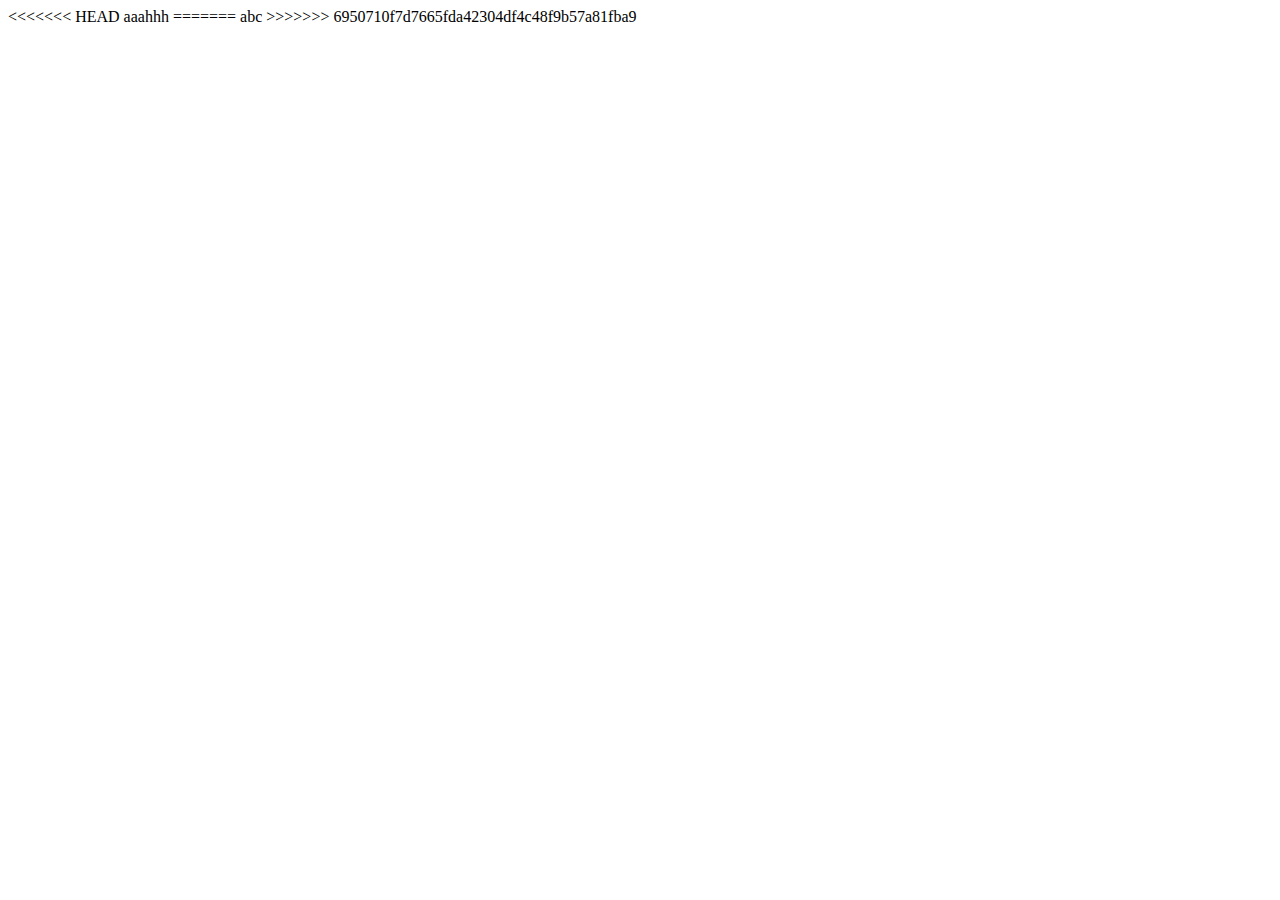
<file: htdocs/index.html>
<!DOCTYPE html>
<html lang="ja">

<head>
  <meta charset='utf-8' />
  <title>（実験・演習用）</title>
</head>

<body>
<<<<<<< HEAD
aaahhh
=======
abc
>>>>>>> 6950710f7d7665fda42304df4c48f9b57a81fba9
</body>

</html>
</file>
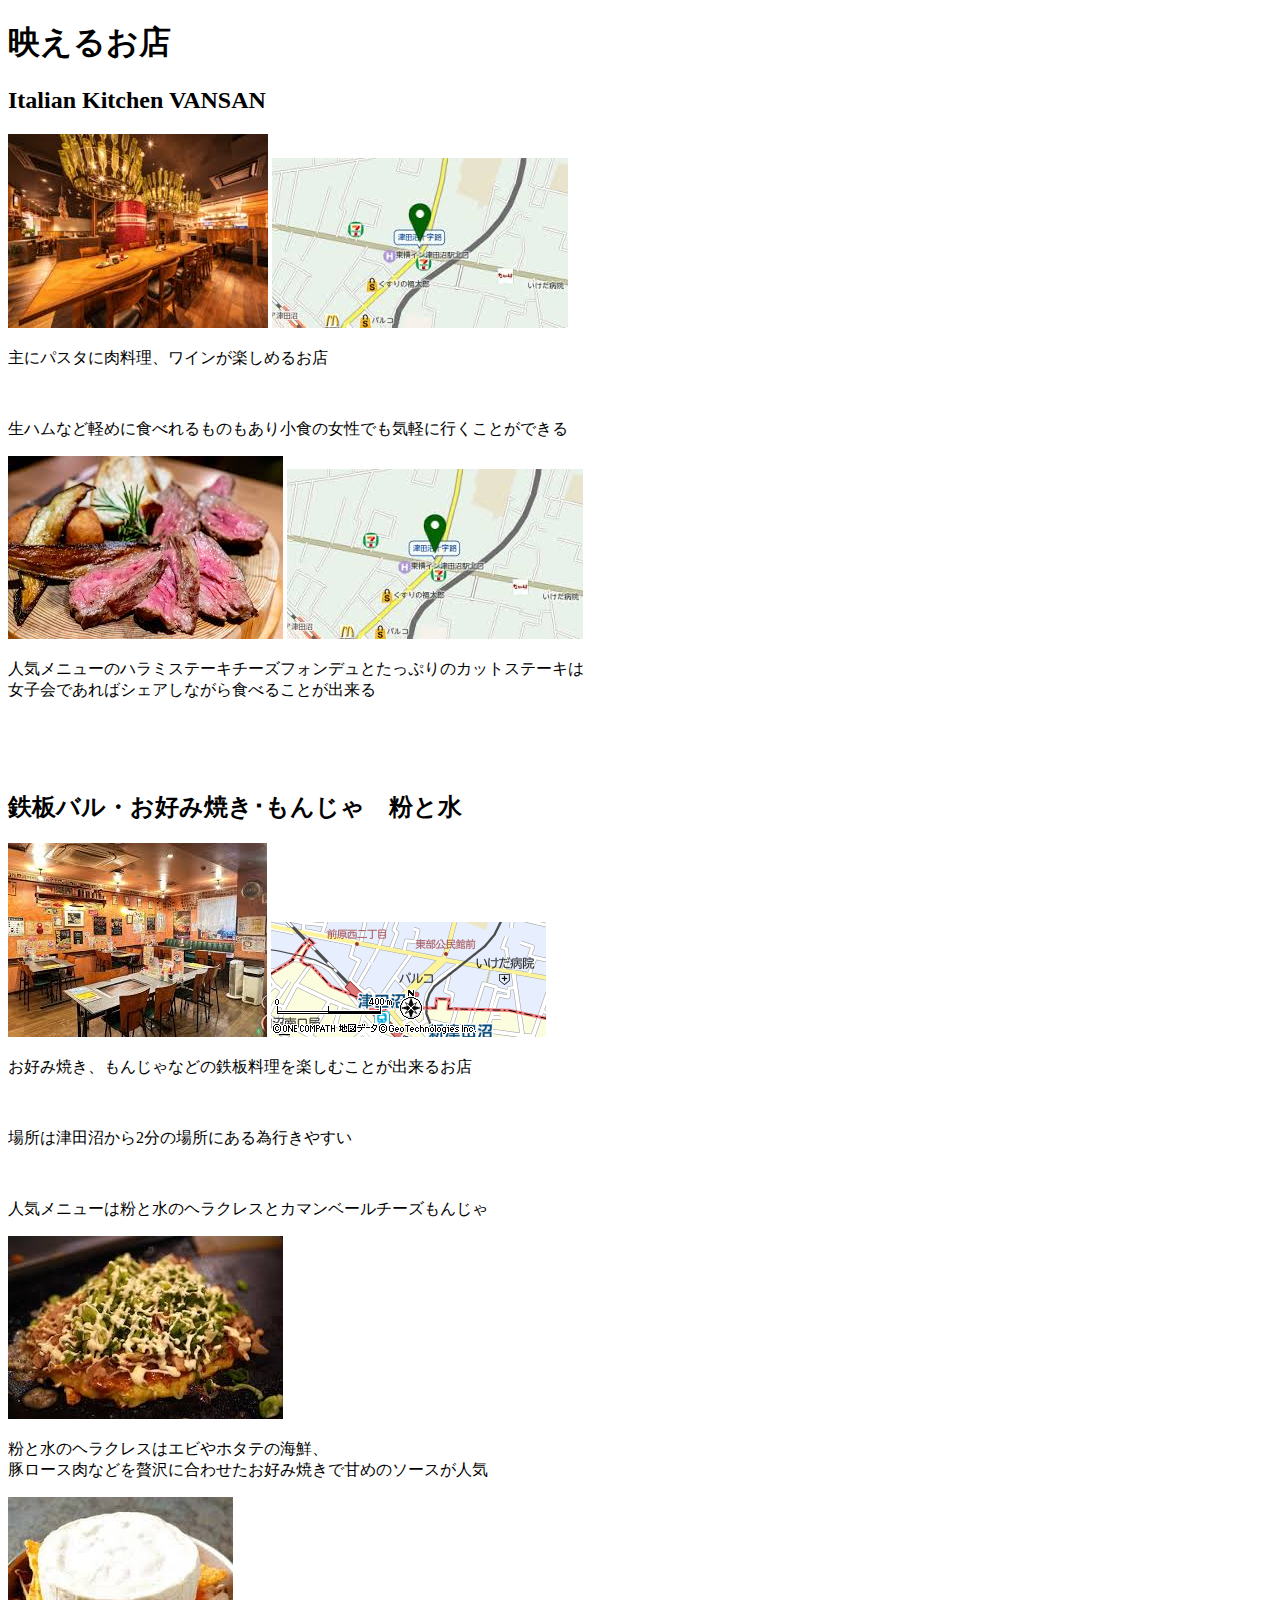
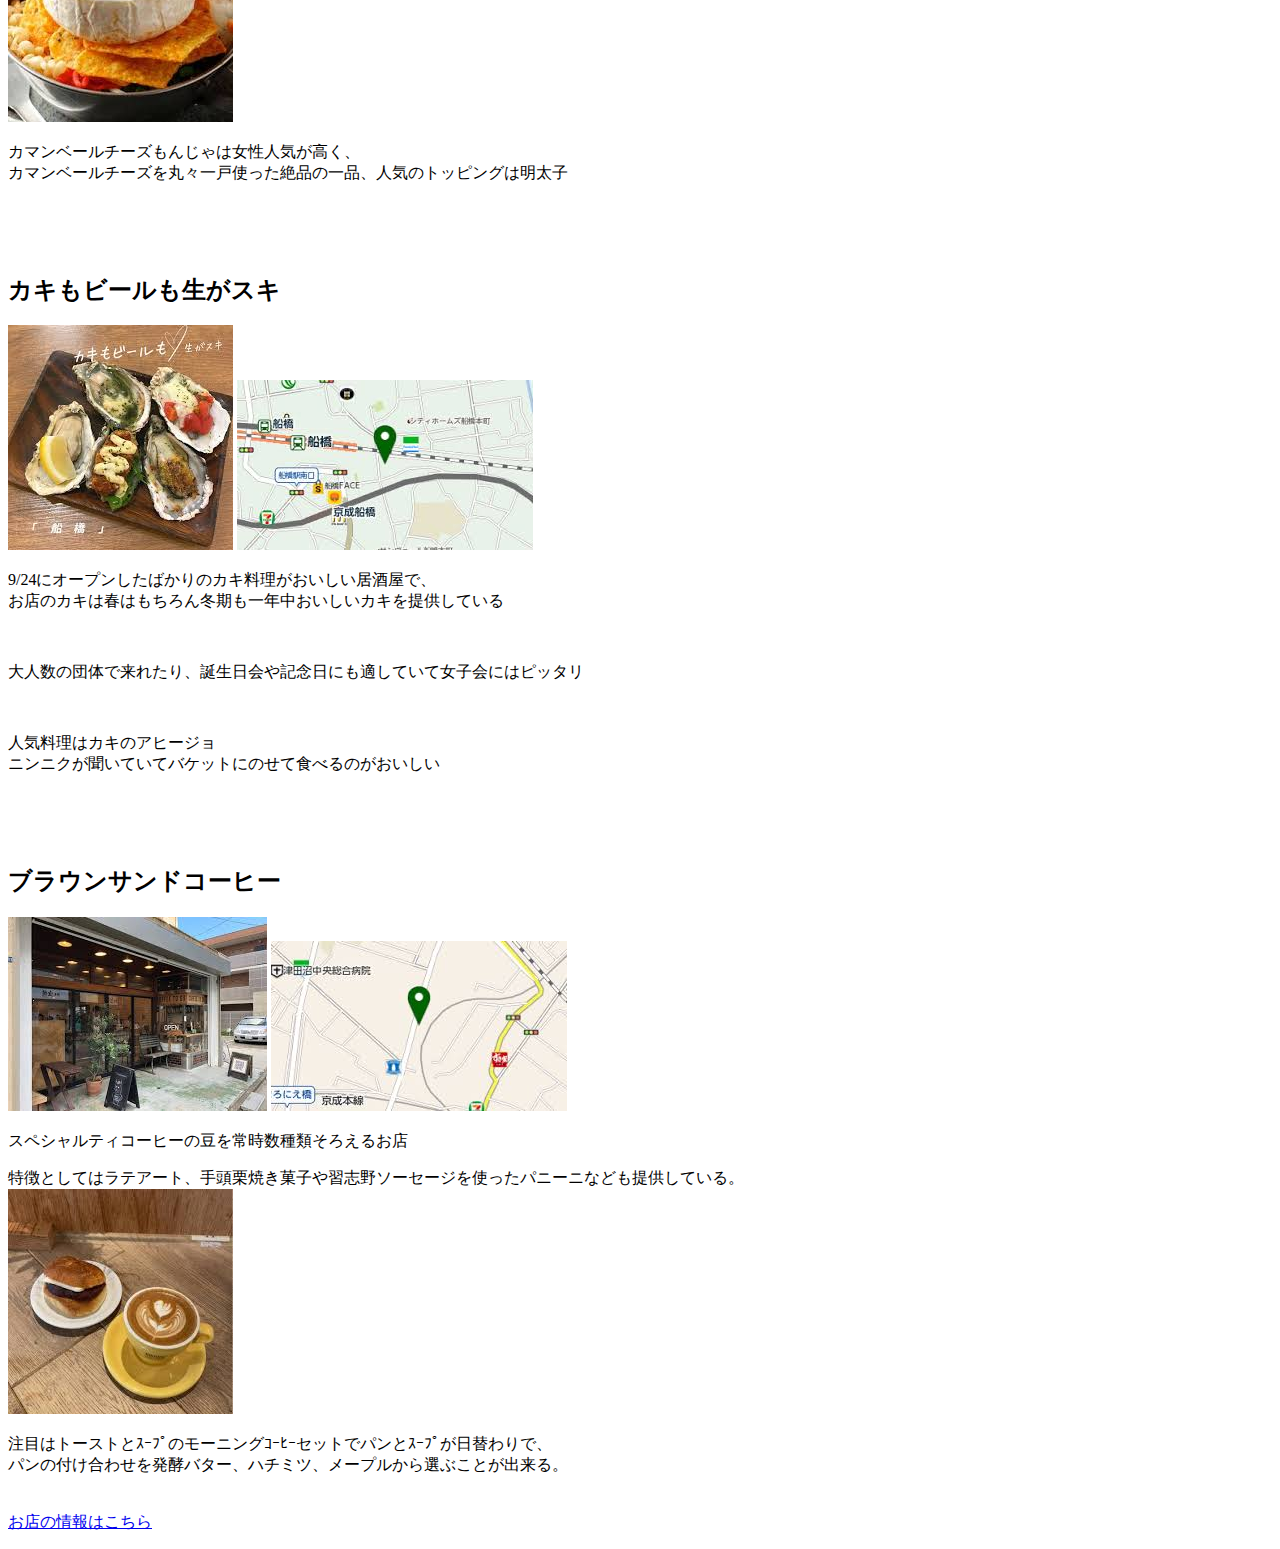
<file: htdocs/2342135.html>
<!DOCTYPE html>
<html lang="en">
<head>
    <meta charset="UTF-8">
    <meta name="viewport" content="width=device-width, initial-scale=1.0">
    <title>映えるお店</title>
</head>
<body>
   <h1>映えるお店</h1> 
   <h2>Italian Kitchen VANSAN</h2>
   <img src="vansan1.jpg"/>
   <img src="vansan地図.jpg"/>
   <p>主にパスタに肉料理、ワインが楽しめるお店</p>
   <br>
   <p>生ハムなど軽めに食べれるものもあり小食の女性でも気軽に行くことができる</p>
   <img src="vansan2.jpg"/>
   <img src="vansan地図.jpg"/>
   <p>人気メニューのハラミステーキチーズフォンデュとたっぷりのカットステーキは<br>女子会であればシェアしながら食べることが出来る</p>
   <br><br><br>
   <h2>鉄板バル・お好み焼き･もんじゃ　粉と水</h2>
   <img src="鉄板バル１.jpg"/>
   <img src="もんじゃ地図.png"/>
   <p>お好み焼き、もんじゃなどの鉄板料理を楽しむことが出来るお店</p>
   <br>
   <p>場所は津田沼から2分の場所にある為行きやすい</p>
   <br>
   <p>人気メニューは粉と水のヘラクレスとカマンベールチーズもんじゃ</p>
   <img src="もんじゃ３.jpg"/>
   <p>粉と水のヘラクレスはエビやホタテの海鮮、<br>豚ロース肉などを贅沢に合わせたお好み焼きで甘めのソースが人気</p>
   <img src="鉄板バル２.jpg"/>
   <p>カマンベールチーズもんじゃは女性人気が高く、<br>カマンベールチーズを丸々一戸使った絶品の一品、人気のトッピングは明太子</p>
   <br><br><br>
   <h2>カキもビールも生がスキ</h2>
   <img src="カキとビール１.jpg"/>
   <img src="カキ地図.jpg"/>
   <p>9/24にオープンしたばかりのカキ料理がおいしい居酒屋で、<br>お店のカキは春はもちろん冬期も一年中おいしいカキを提供している</p>
   <br>
   <p>大人数の団体で来れたり、誕生日会や記念日にも適していて女子会にはピッタリ</p>
   <br>
   <p>人気料理はカキのアヒージョ<br>
    ニンニクが聞いていてバケットにのせて食べるのがおいしい</p>
    <br><br><br>
    <h2>ブラウンサンドコーヒー</h2>
    <img src="ブラウンサンド２.jpg"/>
    <img src="ブラウン地図.jpg"/>
    <p>スペシャルティコーヒーの豆を常時数種類そろえるお店</h>
    <br>
    <p>特徴としてはラテアート、手頭栗焼き菓子や習志野ソーセージを使ったパニーニなども提供している。</h>
    <br>
    <img src="ブラウンサンド１.jpg"/>
    <p>注目はトーストとｽｰﾌﾟのモーニングｺｰﾋｰセットでパンとｽｰﾌﾟが日替わりで、<br>パンの付け合わせを発酵バター、ハチミツ、メープルから選ぶことが出来る。</h>
    <br><br><br>
    <a href="https://tabelog.com/matome/20832/">お店の情報はこちら</a>
</body>
</html>
</file>
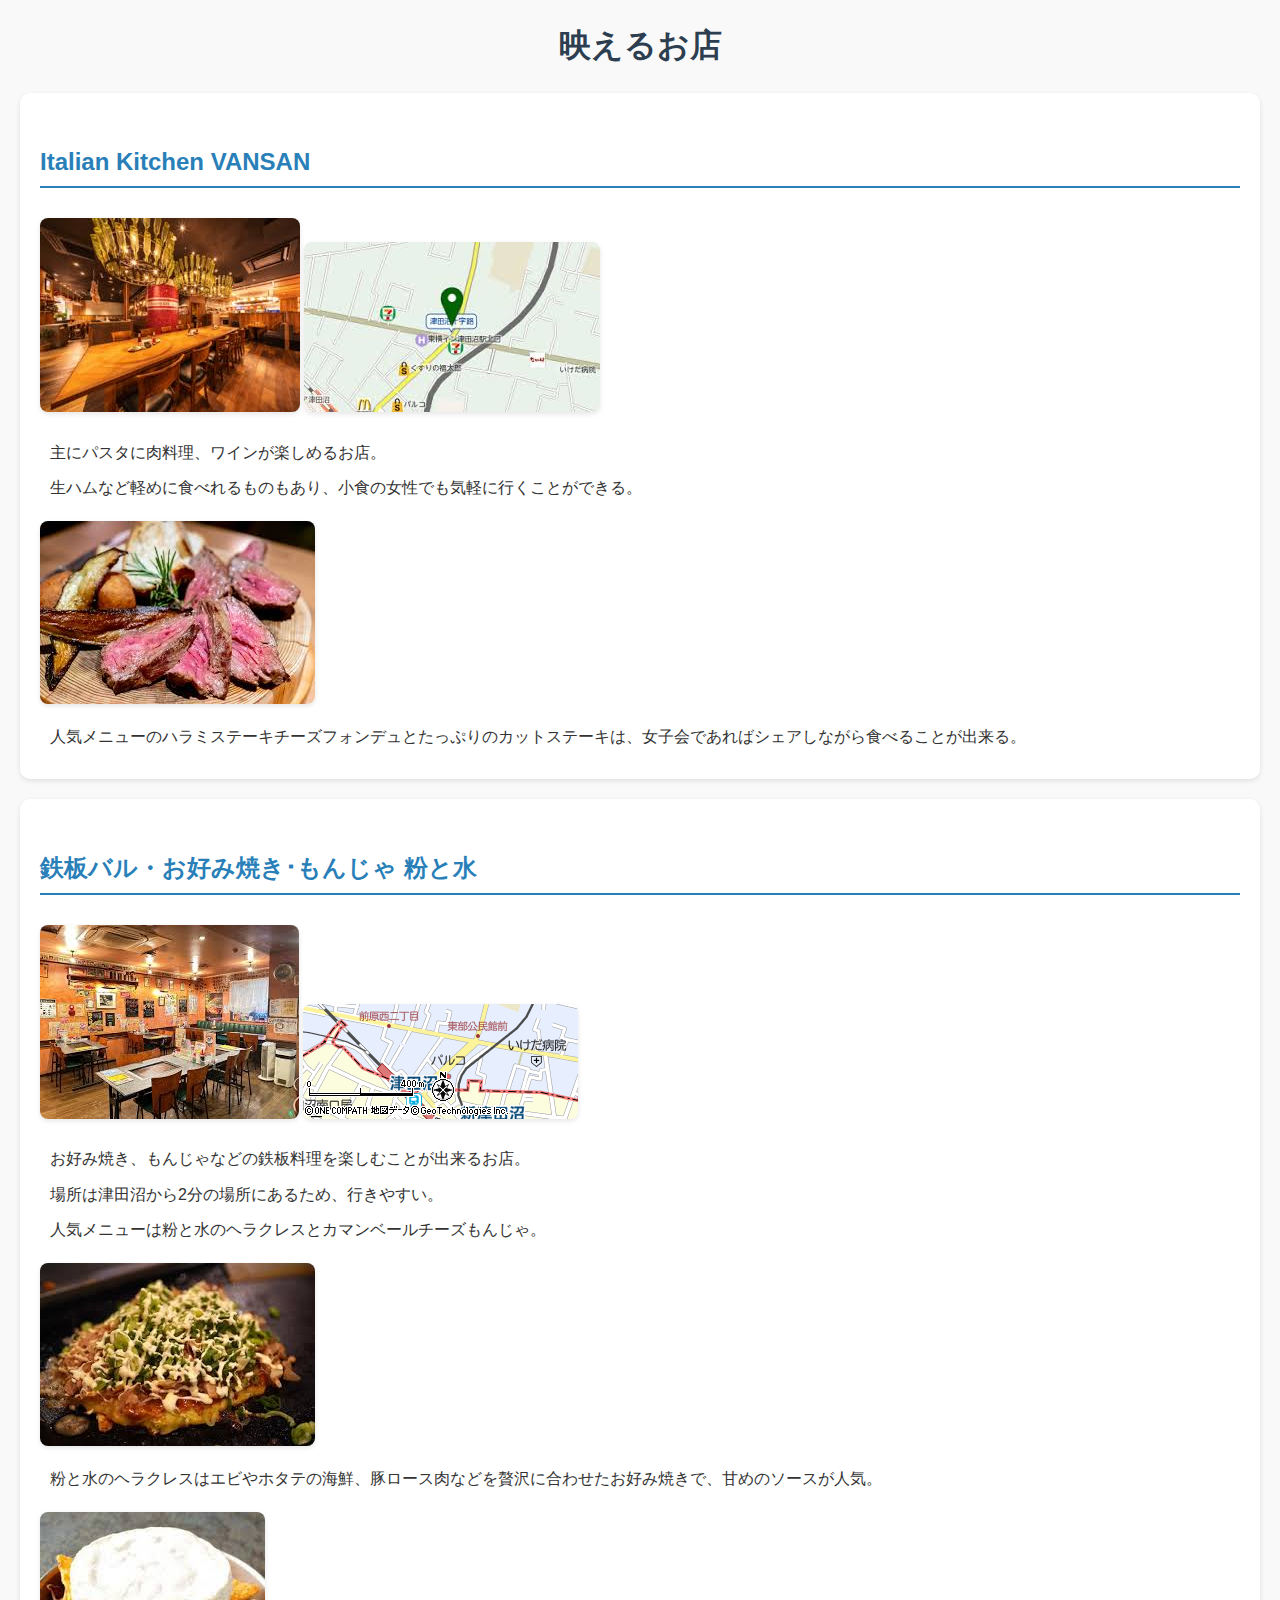
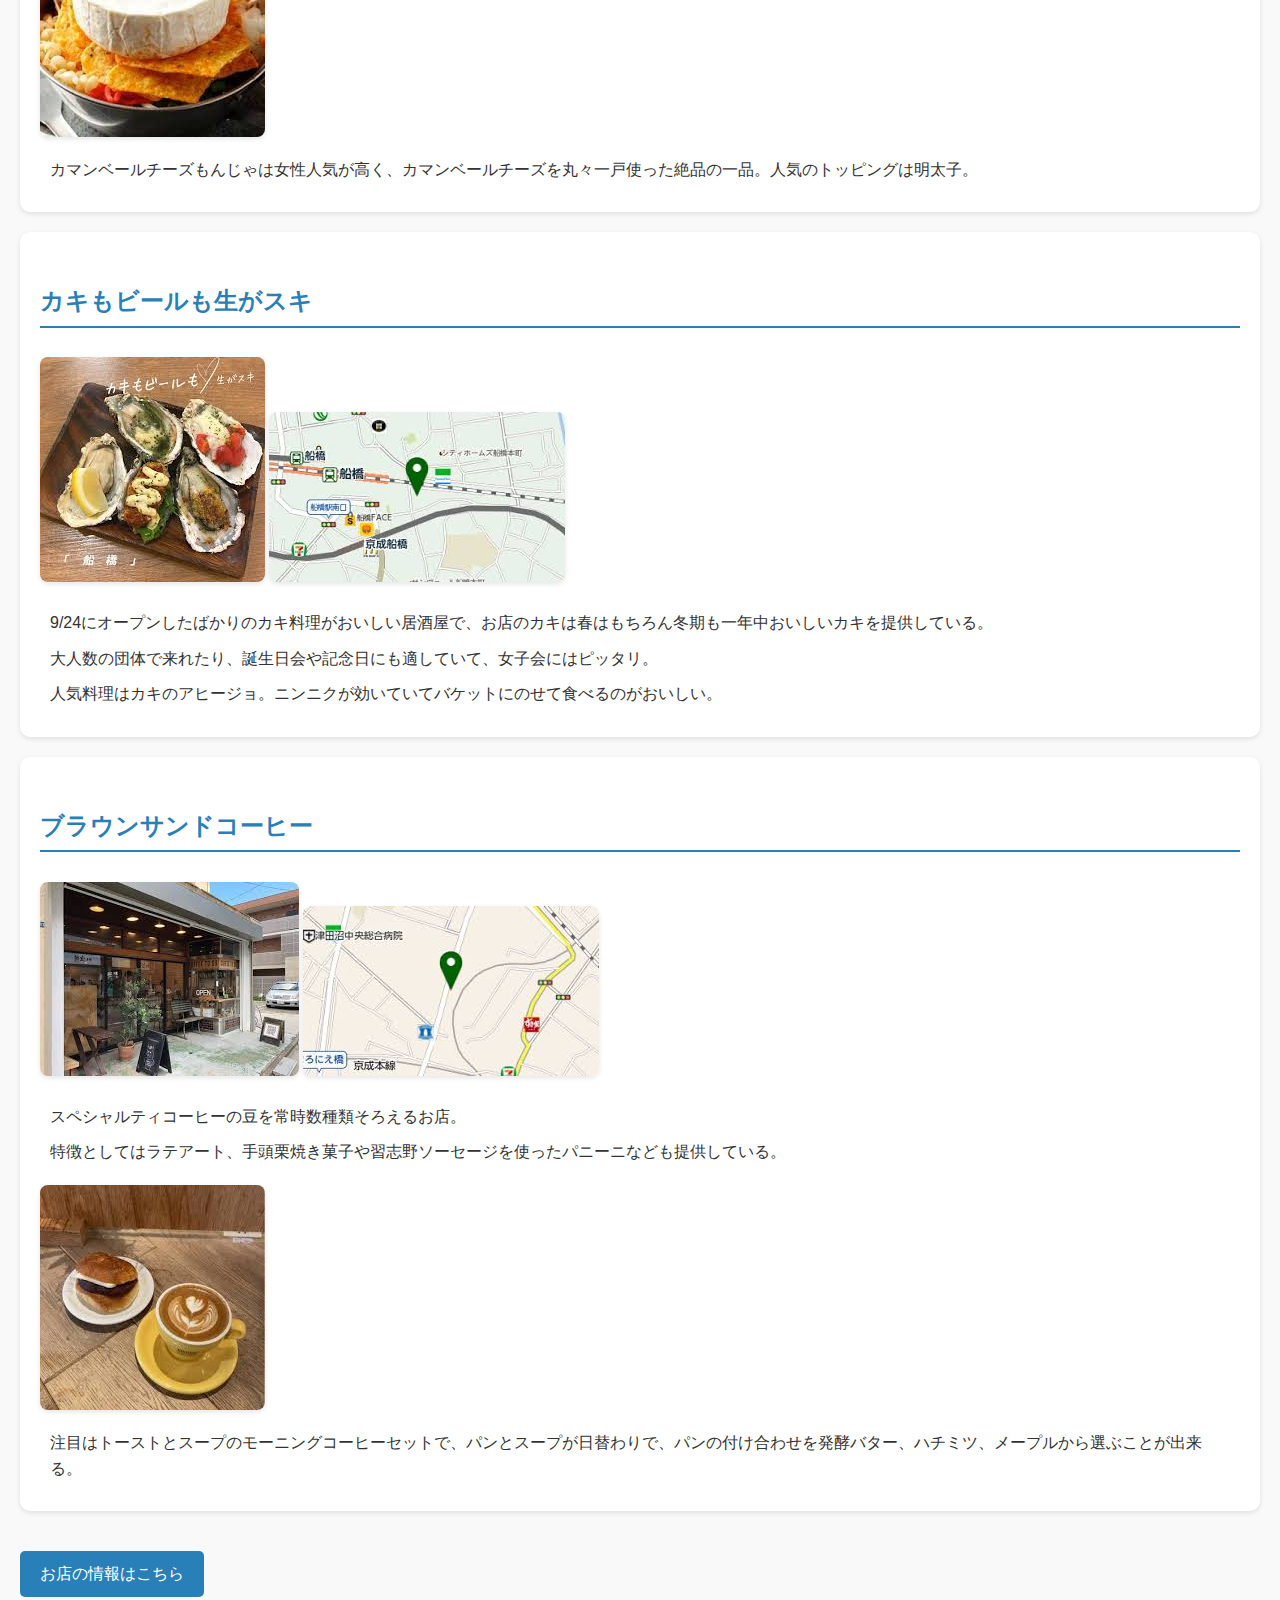
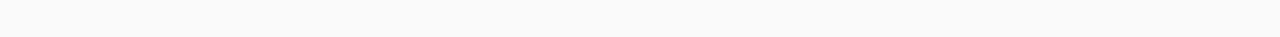
<file: htdocs/index copy 2.html>
<html lang="ja">
<head>
    <meta charset="UTF-8">
    <meta name="viewport" content="width=device-width, initial-scale=1.0">
    <title>映えるお店</title>
    <style>
        body {
            font-family: Arial, sans-serif;
            line-height: 1.6;
            margin: 20px;
            background-color: #f9f9f9;
            color: #333;
        }
        h1 {
            text-align: center;
            color: #2c3e50;
        }
        h2 {
            margin-top: 30px;
            border-bottom: 2px solid #2980b9;
            padding-bottom: 5px;
            color: #2980b9;
        }
        img {
            max-width: 100%;
            height: auto;
            border-radius: 8px;
            margin: 10px 0;
            box-shadow: 0 2px 5px rgba(0, 0, 0, 0.1);
        }
        p {
            margin: 10px 0;
            padding: 0 10px;
        }
        a {
            display: inline-block;
            margin: 20px auto;
            padding: 10px 20px;
            background-color: #2980b9;
            color: white;
            text-decoration: none;
            text-align: center;
            border-radius: 5px;
            transition: background-color 0.3s;
        }
        a:hover {
            background-color: #1a5983;
        }
        section {
            background-color: white;
            padding: 20px;
            margin-bottom: 20px;
            border-radius: 10px;
            box-shadow: 0 2px 5px rgba(0, 0, 0, 0.1);
        }
    </style>
</head>
<body>
    <h1>映えるお店</h1>

    <section>
        <h2>Italian Kitchen VANSAN</h2>
        <img src="vansan1.jpg" alt="Italian Kitchen VANSANの外観"/>
        <img src="vansan地図.jpg" alt="Italian Kitchen VANSANの地図"/>
        <p>主にパスタに肉料理、ワインが楽しめるお店。</p>
        <p>生ハムなど軽めに食べれるものもあり、小食の女性でも気軽に行くことができる。</p>
        <img src="vansan2.jpg" alt="VANSANの料理"/>
        <p>人気メニューのハラミステーキチーズフォンデュとたっぷりのカットステーキは、女子会であればシェアしながら食べることが出来る。</p>
    </section>

    <section>
        <h2>鉄板バル・お好み焼き･もんじゃ 粉と水</h2>
        <img src="鉄板バル１.jpg" alt="粉と水の外観"/>
        <img src="もんじゃ地図.png" alt="粉と水の地図"/>
        <p>お好み焼き、もんじゃなどの鉄板料理を楽しむことが出来るお店。</p>
        <p>場所は津田沼から2分の場所にあるため、行きやすい。</p>
        <p>人気メニューは粉と水のヘラクレスとカマンベールチーズもんじゃ。</p>
        <img src="もんじゃ３.jpg" alt="粉と水のヘラクレス"/>
        <p>粉と水のヘラクレスはエビやホタテの海鮮、豚ロース肉などを贅沢に合わせたお好み焼きで、甘めのソースが人気。</p>
        <img src="鉄板バル２.jpg" alt="カマンベールチーズもんじゃ"/>
        <p>カマンベールチーズもんじゃは女性人気が高く、カマンベールチーズを丸々一戸使った絶品の一品。人気のトッピングは明太子。</p>
    </section>

    <section>
        <h2>カキもビールも生がスキ</h2>
        <img src="カキとビール１.jpg" alt="カキ料理"/>
        <img src="カキ地図.jpg" alt="カキ居酒屋の地図"/>
        <p>9/24にオープンしたばかりのカキ料理がおいしい居酒屋で、お店のカキは春はもちろん冬期も一年中おいしいカキを提供している。</p>
        <p>大人数の団体で来れたり、誕生日会や記念日にも適していて、女子会にはピッタリ。</p>
        <p>人気料理はカキのアヒージョ。ニンニクが効いていてバケットにのせて食べるのがおいしい。</p>
    </section>

    <section>
        <h2>ブラウンサンドコーヒー</h2>
        <img src="ブラウンサンド２.jpg" alt="ブラウンサンドコーヒーの外観"/>
        <img src="ブラウン地図.jpg" alt="ブラウンサンドコーヒーの地図"/>
        <p>スペシャルティコーヒーの豆を常時数種類そろえるお店。</p>
        <p>特徴としてはラテアート、手頭栗焼き菓子や習志野ソーセージを使ったパニーニなども提供している。</p>
        <img src="ブラウンサンド１.jpg" alt="ブラウンサンドの料理"/>
        <p>注目はトーストとスープのモーニングコーヒーセットで、パンとスープが日替わりで、パンの付け合わせを発酵バター、ハチミツ、メープルから選ぶことが出来る。</p>
    </section>

    <footer>
        <a href="https://tabelog.com/matome/20832/">お店の情報はこちら</a>
    </footer>
</body>
</html>
</file>
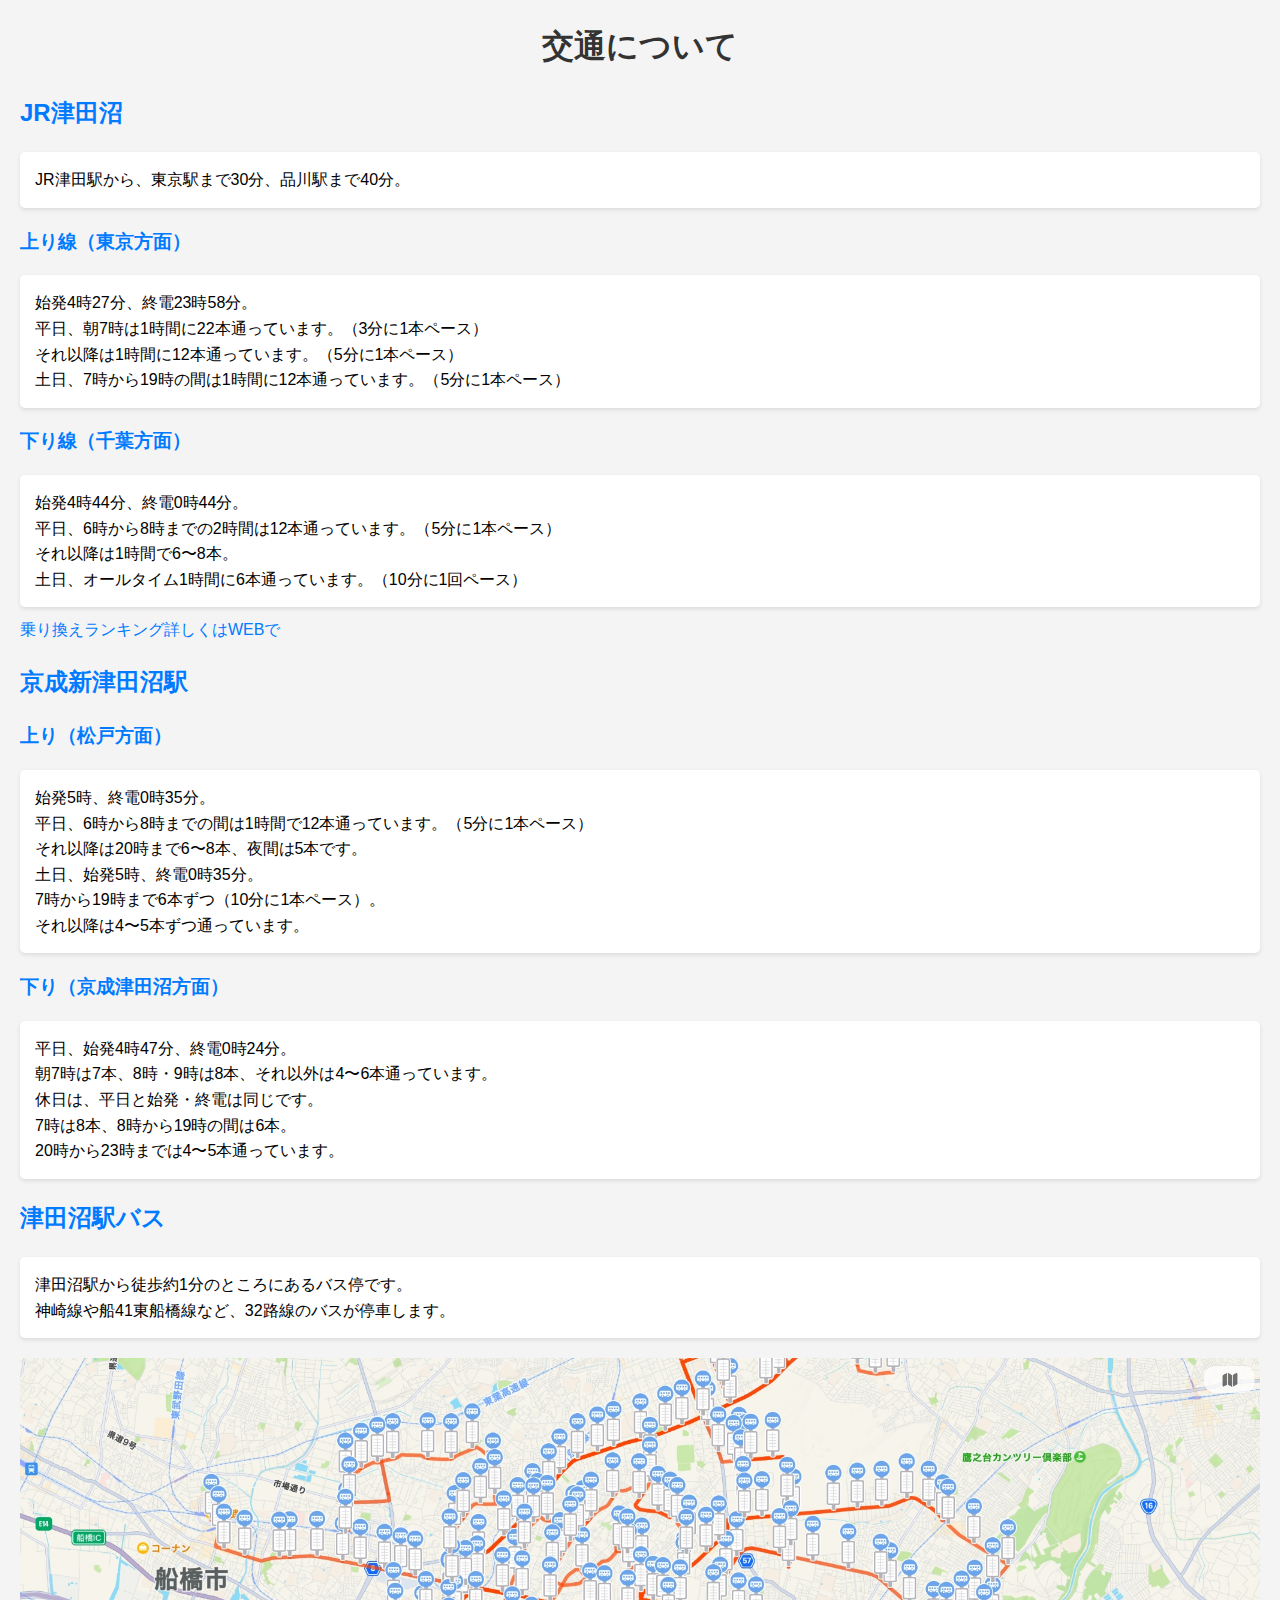
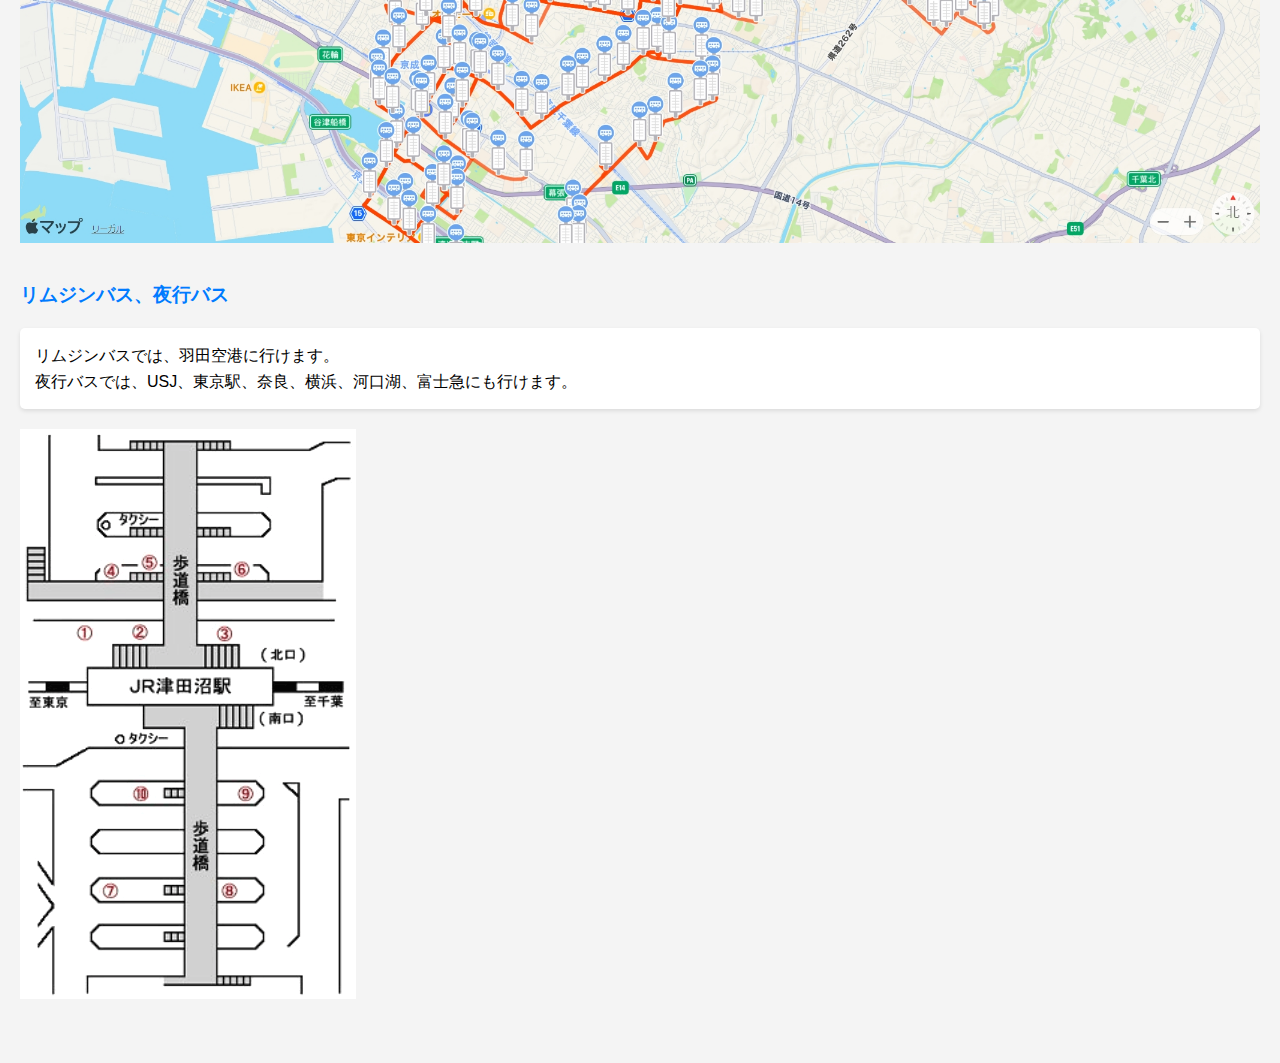
<file: htdocs/koutuu.html>
<!DOCTYPE html>
<html lang="ja">
<head>
    <meta charset="UTF-8">
    <meta name="viewport" content="width=device-width, initial-scale=1.0">
    <title>交通について電車（バス）</title>
    <style>
        body {
            font-family: Arial, sans-serif;
            line-height: 1.6;
            margin: 20px;
            background-color: #f4f4f4;
        }
        h1 {
            text-align: center;
            color: #333;
        }
        h2, h3 {
            color: #007BFF;
        }
        p {
            background: #fff;
            border-radius: 5px;
            padding: 15px;
            margin: 10px 0;
            box-shadow: 0 2px 4px rgba(0, 0, 0, 0.1);
        }
        a {
            color: #007BFF;
            text-decoration: none;
        }
        a:hover {
            text-decoration: underline;
        }
        img {
            max-width: 100%;
            height: auto;
            margin: 10px 0;
        }
    </style>
</head>
<body>
    <h1>交通について</h1>

    <h2>JR津田沼</h2>
    <p>
        JR津田駅から、東京駅まで30分、品川駅まで40分。
    </p>
    <h3>上り線（東京方面）</h3>
    <p>
        始発4時27分、終電23時58分。<br>
        平日、朝7時は1時間に22本通っています。（3分に1本ペース）<br>
        それ以降は1時間に12本通っています。（5分に1本ペース）<br>
        土日、7時から19時の間は1時間に12本通っています。（5分に1本ペース）
    </p>
    <h3>下り線（千葉方面）</h3>
    <p>
        始発4時44分、終電0時44分。<br>
        平日、6時から8時までの2時間は12本通っています。（5分に1本ペース）<br>
        それ以降は1時間で6〜8本。<br>
        土日、オールタイム1時間に6本通っています。（10分に1回ペース）
    </p>
    <a href="https://transit.yahoo.co.jp/station/22370/ranking?type=">乗り換えランキング詳しくはWEBで</a>
    

    <h2>京成新津田沼駅</h2>
    <h3>上り（松戸方面）</h3>
    <p>
        始発5時、終電0時35分。<br>
        平日、6時から8時までの間は1時間で12本通っています。（5分に1本ペース）<br>
        それ以降は20時まで6〜8本、夜間は5本です。<br>
        土日、始発5時、終電0時35分。<br>
        7時から19時まで6本ずつ（10分に1本ペース）。<br>
        それ以降は4〜5本ずつ通っています。
    </p>
    <h3>下り（京成津田沼方面）</h3>
    <p>
        平日、始発4時47分、終電0時24分。<br>
        朝7時は7本、8時・9時は8本、それ以外は4〜6本通っています。<br>
        休日は、平日と始発・終電は同じです。<br>
        7時は8本、8時から19時の間は6本。<br>
        20時から23時までは4〜5本通っています。
    </p>
    

    <h2>津田沼駅バス</h2>
    <p>
        津田沼駅から徒歩約1分のところにあるバス停です。<br>
        神崎線や船41東船橋線など、32路線のバスが停車します。
    </p>
    <img src="スクリーンショット_11-10-2024_151053_busmap.info.jpeg" alt="バス路線図">

    <h3>リムジンバス、夜行バス</h3>
    <p>
        リムジンバスでは、羽田空港に行けます。<br>
        夜行バスでは、USJ、東京駅、奈良、横浜、河口湖、富士急にも行けます。
    </p>
    <img src="shibazono_bus_map (1).gif" alt="バスターミナルの位置">
</body>
</html>
<br></br>
</file>
